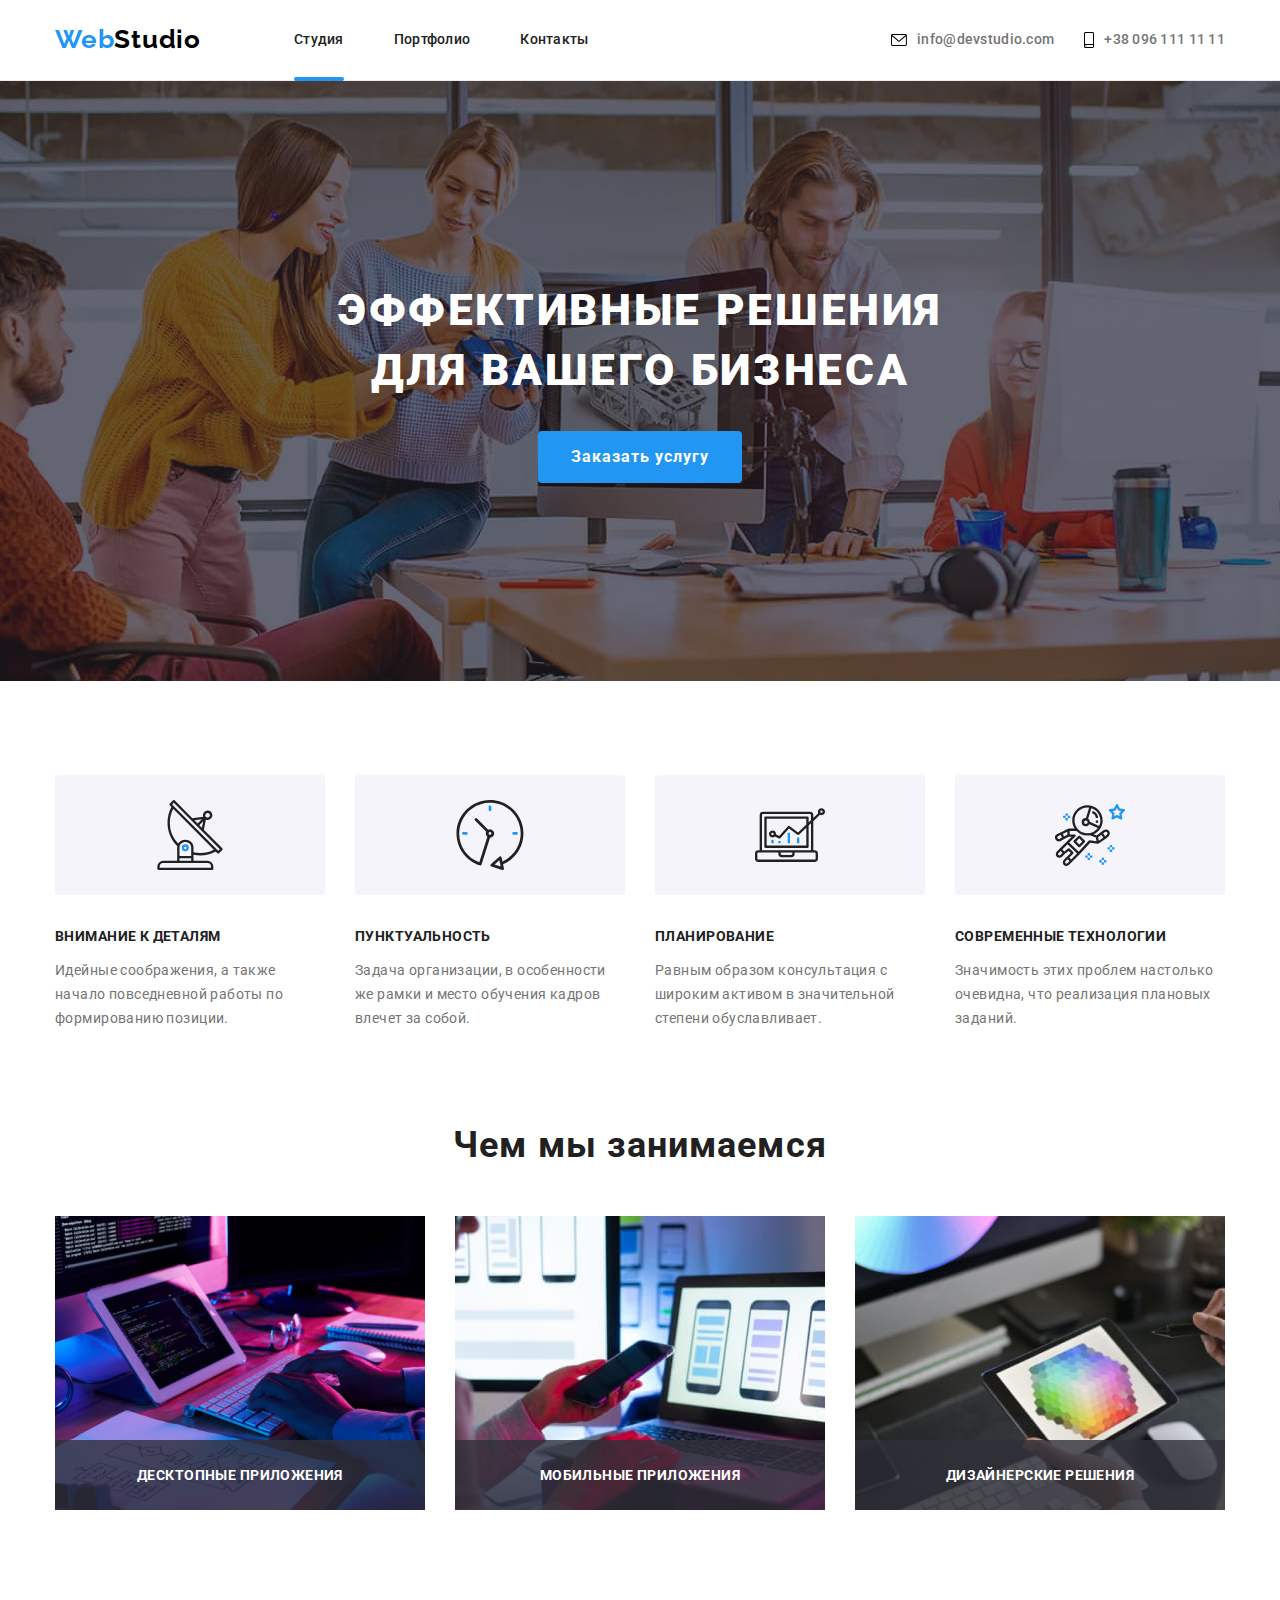
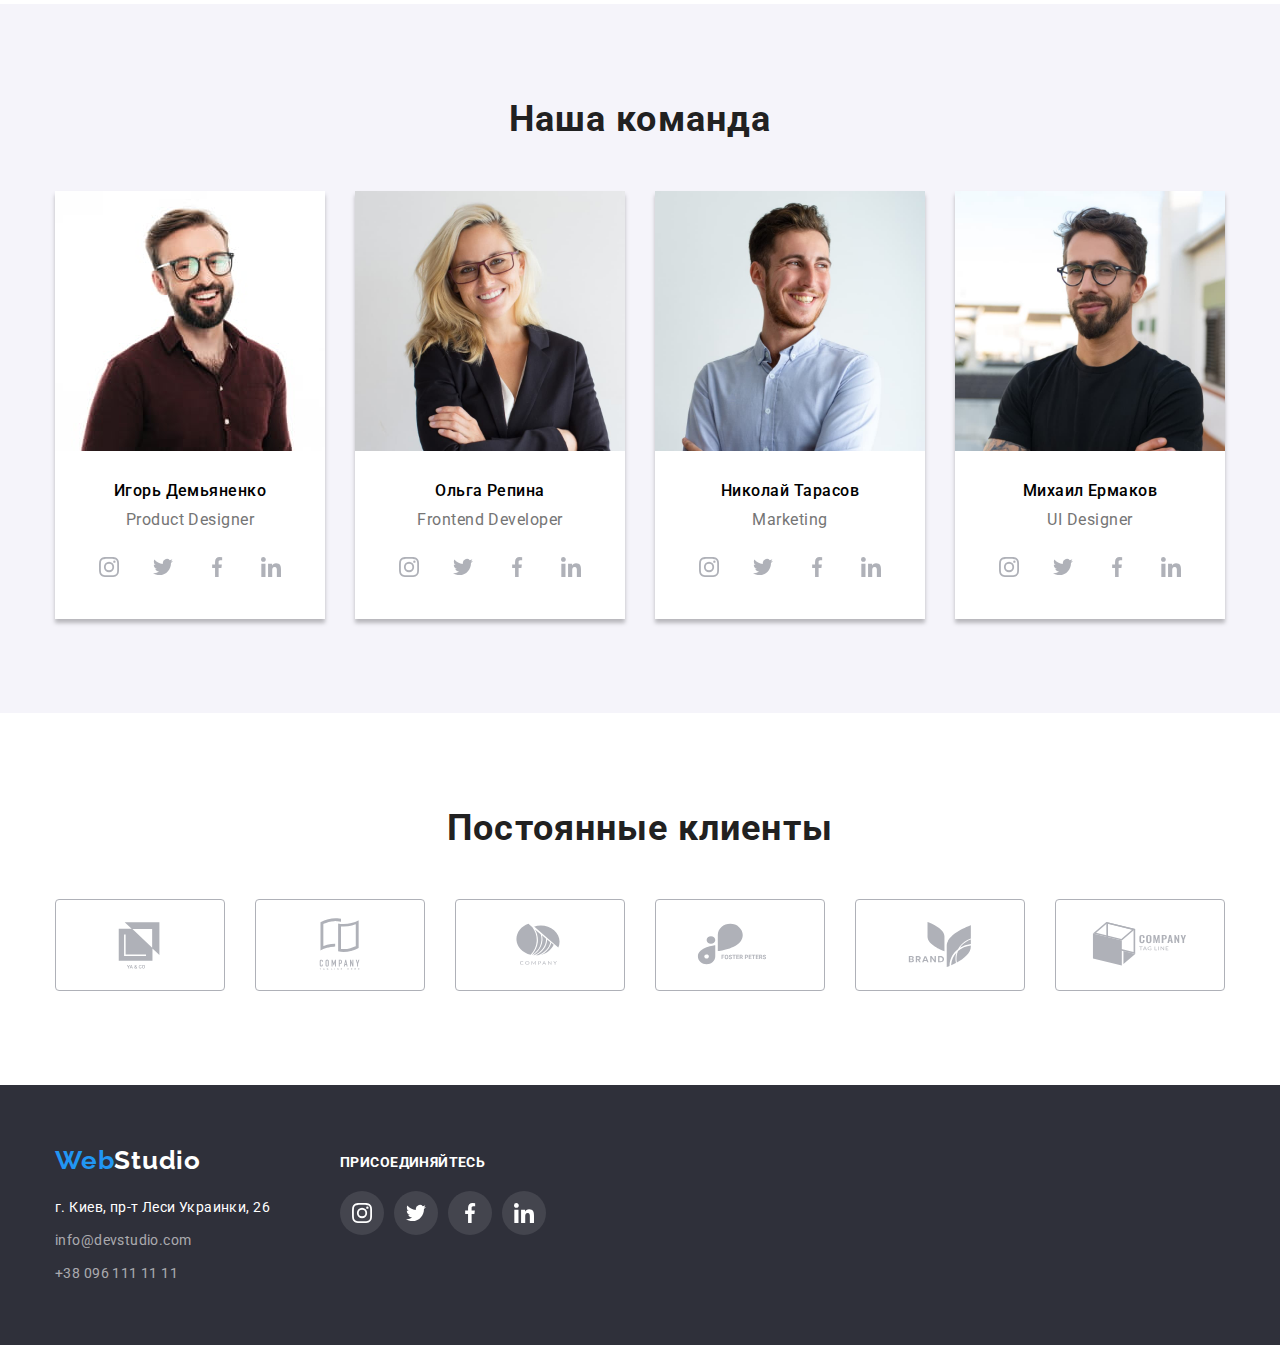
<file: index.html>
<!DOCTYPE html>
<html lang="ru">
  <head>
    <meta charset="UTF-8" />
    <meta http-equiv="X-UA-Compatible" content="IE=edge" />
    <meta name="viewport" content="width=device-width, initial-scale=1.0" />
    <title>Студия</title>
    <link rel="preconnect" href="https://fonts.gstatic.com" />
    <link
      rel="stylesheet"
      href="https://fonts.googleapis.com/css2?family=Raleway:wght@700&family=Roboto:wght@400;500;700;900&display=swap"
    />
    <link
      rel="stylesheet"
      href="https://cdnjs.cloudflare.com/ajax/libs/modern-normalize/1.0.0/modern-normalize.min.css"
    />
    <link rel="stylesheet" href="./css/styles.css" />
  </head>
  <body>
    <!-- Шапка сайта -->
    <header class="topline-border">
      <div class="container topline-nav">
        <nav class="site-nav topline-nav">
          <a href="./index.html" class="link logo top-logo"
            >Web<span class="black-part">Studio</span></a
          >
          <ul class="site-nav list">
            <li class="item">
              <a href="./index.html" class="link top-nav pseudo"> Студия </a>
            </li>
            <li class="item">
              <a href="./portfolio.html" class="link top-nav">Портфолио</a>
            </li>
            <li class="item">
              <a href="" class="link top-nav">Контакты</a>
            </li>
          </ul>
        </nav>
        <ul class="list contact">
          <li class="item">
            <a href="mailto:info@devstudio.com" class="link top-nav contacts">
              <svg class="icon-mail">
                <use href="./images/icons.svg#envelope"></use>
              </svg>

              info@devstudio.com</a
            >
          </li>
          <li class="item">
            <a href="tel:+380961111111" class="link top-nav contacts">
              <svg class="icon-phone">
                <use href="./images/icons.svg#smartphone"></use>
              </svg>
              +38 096 111 11 11</a
            >
          </li>
        </ul>
      </div>
    </header>
    <!-- Main контент -->
    <main>
      <!-- Секция Герой  -->
      <section class="hero">
        <div class="hero-content">
          <h1 class="hero-title">Эффективные решения для вашего бизнеса</h1>
          <button type="button" class="hero-button" data-modal-open>
            Заказать услугу
          </button>
        </div>
      </section>
      <!-- Секция Особенности -->
      <section class="section">
        <div class="container">
          <h2 class="title-invisible">Особенности</h2>
          <ul class="list features-list">
            <li class="features-item">
              <div class="features-thumb">
                <svg class="features-icons">
                  <use href="./images/icons.svg#antena"></use>
                </svg>
              </div>
              <h3 class="features-title">Внимание к деталям</h3>
              <p class="features-text">
                Идейные соображения, а также начало повседневной работы по
                формированию позиции.
              </p>
            </li>
            <li class="features-item">
              <div class="features-thumb">
                <svg class="features-icons">
                  <use href="./images/icons.svg#clock"></use>
                </svg>
              </div>
              <h3 class="features-title">Пунктуальность</h3>
              <p class="features-text">
                Задача организации, в особенности же рамки и место обучения
                кадров влечет за собой.
              </p>
            </li>
            <li class="features-item">
              <div class="features-thumb">
                <svg class="features-icons">
                  <use href="./images/icons.svg#diagram"></use>
                </svg>
              </div>
              <h3 class="features-title">Планирование</h3>
              <p class="features-text">
                Равным образом консультация с широким активом в значительной
                степени обуславливает.
              </p>
            </li>
            <li class="features-item">
              <div class="features-thumb">
                <svg class="features-icons">
                  <use href="./images/icons.svg#astronaut"></use>
                </svg>
              </div>
              <h3 class="features-title">Современные технологии</h3>
              <p class="features-text">
                Значимость этих проблем настолько очевидна, что реализация
                плановых заданий.
              </p>
            </li>
          </ul>
        </div>
      </section>
      <!-- Секция Чем мы занимаемся -->
      <section class="section work">
        <div class="container">
          <h2 class="work-title">Чем мы занимаемся</h2>
          <ul class="list work-list">
            <li class="work-item">
              <div class="work-overlay">
                <p class="work-overlay-text">десктопные приложения</p>
                <a href="/">
                  <img
                    src="./images/pc.jpg"
                    class="work-image"
                    width="370"
                    alt="десктопные приложения"
                  />
                </a>
              </div>
            </li>
            <li class="work-item">
              <div class="work-overlay">
                <p class="work-overlay-text">мобильные приложения</p>
                <a href="/">
                  <img
                    src="./images/laptop.jpg"
                    class="work-image"
                    width="370"
                    alt="мобильные приложения"
                  />
                </a>
              </div>
            </li>
            <li class="work-item">
              <div class="work-overlay">
                <p class="work-overlay-text">дизайнерские решения</p>
                <a href="/">
                  <img
                    src="./images/tablet.jpg"
                    class="work-image"
                    width="370"
                    alt="Работа на Планшете"
                  />
                </a>
              </div>
            </li>
          </ul>
        </div>
      </section>
      <!-- Секция Наша команда -->
      <section class="section team">
        <div class="container">
          <h2 class="team-title">Наша команда</h2>
          <ul class="list team-list">
            <li class="team-item">
              <img
                class="team-photo"
                src="./images/igor.jpg"
                width="270"
                alt="Игорь Демьяненко"
              />
              <div class="team-description">
                <h3 class="team-name">Игорь Демьяненко</h3>
                <p class="team-position">Product Designer</p>
                <div class="social">
                  <ul class="list socialnet-list">
                    <li class="social-item">
                      <a href="" class="icon-social">
                        <svg class="icon-insta">
                          <use href="./images/icons.svg#instagram"></use>
                        </svg>
                      </a>
                    </li>
                    <li class="social-item">
                      <a href="" class="icon-social">
                        <svg class="icon-twitt">
                          <use href="./images/icons.svg#twitter"></use>
                        </svg>
                      </a>
                    </li>
                    <li class="social-item">
                      <a href="" class="icon-social">
                        <svg class="icon-fb">
                          <use href="./images/icons.svg#facebook"></use>
                        </svg>
                      </a>
                    </li>
                    <li class="social-item">
                      <a href="" class="icon-social">
                        <svg class="icon-ln">
                          <use href="./images/icons.svg#linkedin"></use>
                        </svg>
                      </a>
                    </li>
                  </ul>
                </div>
              </div>
            </li>
            <li class="team-item">
              <img
                class="team-photo"
                src="./images/olga.jpg"
                width="270"
                alt="Ольга Репина"
              />
              <div class="team-description">
                <h3 class="team-name">Ольга Репина</h3>
                <p class="team-position">Frontend Developer</p>
                <div class="social">
                  <ul class="list socialnet-list">
                    <li class="social-item">
                      <a href="" class="icon-social">
                        <svg class="icon-insta">
                          <use href="./images/icons.svg#instagram"></use>
                        </svg>
                      </a>
                    </li>
                    <li class="social-item">
                      <a href="" class="icon-social">
                        <svg class="icon-twitt">
                          <use href="./images/icons.svg#twitter"></use>
                        </svg>
                      </a>
                    </li>
                    <li class="social-item">
                      <a href="" class="icon-social">
                        <svg class="icon-fb">
                          <use href="./images/icons.svg#facebook"></use>
                        </svg>
                      </a>
                    </li>
                    <li class="social-item">
                      <a href="" class="icon-social">
                        <svg class="icon-ln">
                          <use href="./images/icons.svg#linkedin"></use>
                        </svg>
                      </a>
                    </li>
                  </ul>
                </div>
              </div>
            </li>
            <li class="team-item">
              <img
                class="team-photo"
                src="./images/nike.jpg"
                width="270"
                alt="Николай Тарасов"
              />
              <div class="team-description">
                <h3 class="team-name">Николай Тарасов</h3>
                <p class="team-position">Marketing</p>
                <div class="social">
                  <ul class="list socialnet-list">
                    <li class="social-item">
                      <a href="" class="icon-social">
                        <svg class="icon-insta">
                          <use href="./images/icons.svg#instagram"></use>
                        </svg>
                      </a>
                    </li>
                    <li class="social-item">
                      <a href="" class="icon-social">
                        <svg class="icon-twitt">
                          <use href="./images/icons.svg#twitter"></use>
                        </svg>
                      </a>
                    </li>
                    <li class="social-item">
                      <a href="" class="icon-social">
                        <svg class="icon-fb">
                          <use href="./images/icons.svg#facebook"></use>
                        </svg>
                      </a>
                    </li>
                    <li class="social-item">
                      <a href="" class="icon-social">
                        <svg class="icon-ln">
                          <use href="./images/icons.svg#linkedin"></use>
                        </svg>
                      </a>
                    </li>
                  </ul>
                </div>
              </div>
            </li>
            <li class="team-item">
              <img
                class="team-photo"
                src="./images/mike.jpg"
                width="270"
                alt="Михаил Ермаков"
              />
              <div class="team-description">
                <h3 class="team-name">Михаил Ермаков</h3>
                <p class="team-position">UI Designer</p>

                <div class="social">
                  <ul class="list socialnet-list">
                    <li class="social-item">
                      <a href="" class="icon-social">
                        <svg class="icon-insta">
                          <use href="./images/icons.svg#instagram"></use>
                        </svg>
                      </a>
                    </li>
                    <li class="social-item">
                      <a href="" class="icon-social">
                        <svg class="icon-twitt">
                          <use href="./images/icons.svg#twitter"></use>
                        </svg>
                      </a>
                    </li>
                    <li class="social-item">
                      <a href="" class="icon-social">
                        <svg class="icon-fb">
                          <use href="./images/icons.svg#facebook"></use>
                        </svg>
                      </a>
                    </li>
                    <li class="social-item">
                      <a href="" class="icon-social">
                        <svg class="icon-ln">
                          <use href="./images/icons.svg#linkedin"></use>
                        </svg>
                      </a>
                    </li>
                  </ul>
                </div>
              </div>
            </li>
          </ul>
        </div>
      </section>
      <!-- Секция клиенты -->
      <section class="section">
        <div class="container">
          <h2 class="clients-title">Постоянные клиенты</h2>
          <div class="clients">
            <ul class="list clients-list">
              <li class="clients-item">
                <a href="" class="clients-thumb">
                  <svg class="clients-logo">
                    <use href="./images/icons.svg#ya-go"></use>
                  </svg>
                </a>
              </li>
              <li class="clients-item">
                <a href="" class="clients-thumb">
                  <svg class="clients-logo">
                    <use href="./images/icons.svg#company"></use>
                  </svg>
                </a>
              </li>
              <li class="clients-item">
                <a href="" class="clients-thumb">
                  <svg class="clients-logo">
                    <use href="./images/icons.svg#company-elipse"></use>
                  </svg>
                </a>
              </li>
              <li class="clients-item">
                <a href="" class="clients-thumb">
                  <svg class="clients-logo">
                    <use href="./images/icons.svg#foster-peters"></use>
                  </svg>
                </a>
              </li>
              <li class="clients-item">
                <a href="" class="clients-thumb">
                  <svg class="clients-logo">
                    <use href="./images/icons.svg#brand"></use>
                  </svg>
                </a>
              </li>
              <li class="clients-item">
                <a href="" class="clients-thumb">
                  <svg class="clients-logo">
                    <use href="./images/icons.svg#company-cube"></use>
                  </svg>
                </a>
              </li>
            </ul>
          </div>
        </div>
      </section>
    </main>
    <!-- Футер сайта -->
    <footer class="footer">
      <div class="container footer-content">
        <div class="footer-adress-blok">
          <div class="footer-logo">
            <a href="./index.html" class="link logo"
              >Web<span class="white-part">Studio</span></a
            >
          </div>
          <address class="footer-adress">
            <div>г. Киев, пр-т Леси Украинки, 26</div>
            <div class="footer-mail">
              <a href="mailto:info@devstudio.com" class="link footer-link"
                >info@devstudio.com</a
              >
            </div>
            <a href="tel:+380961111111" class="link footer-link"
              >+38 096 111 11 11</a
            >
          </address>
        </div>
        <div>
          <p class="footer-title-join">присоединяйтесь</p>
          <div class="footer-social">
            <ul class="list footer-socialnet-list">
              <div>
                <ul class="list socialnet-list">
                  <li class="footer-social-item">
                    <a href="" class="footer-icon-social">
                      <svg class="icon-insta">
                        <use href="./images/icons.svg#instagram"></use>
                      </svg>
                    </a>
                  </li>
                  <li class="footer-social-item">
                    <a href="" class="footer-icon-social">
                      <svg class="icon-twitt">
                        <use href="./images/icons.svg#twitter"></use>
                      </svg>
                    </a>
                  </li>
                  <li class="footer-social-item">
                    <a href="" class="footer-icon-social">
                      <svg class="icon-fb">
                        <use href="./images/icons.svg#facebook"></use>
                      </svg>
                    </a>
                  </li>
                  <li class="footer-social-item">
                    <a href="" class="footer-icon-social">
                      <svg class="icon-ln">
                        <use href="./images/icons.svg#linkedin"></use>
                      </svg>
                    </a>
                  </li>
                </ul>
              </div>
            </ul>
          </div>
        </div>
      </div>
    </footer>
    <!-- Модальное окно-->
    <div class="backdrop is-hidden" data-modal>
      <div class="modal">
        <div class="modal-content">
          <!-- Я не Джин! 
               Cпец символ гораздо легче чем векторная иконка! 
               В ДЗ № 5 нет требования применять исключительно inline svg -->
          <button type="button" class="modal-icon-close" data-modal-close>
            &times;
          </button>
        </div>
      </div>
    </div>

    <script src="./js/modal.js"></script>
  </body>
</html>
</file>
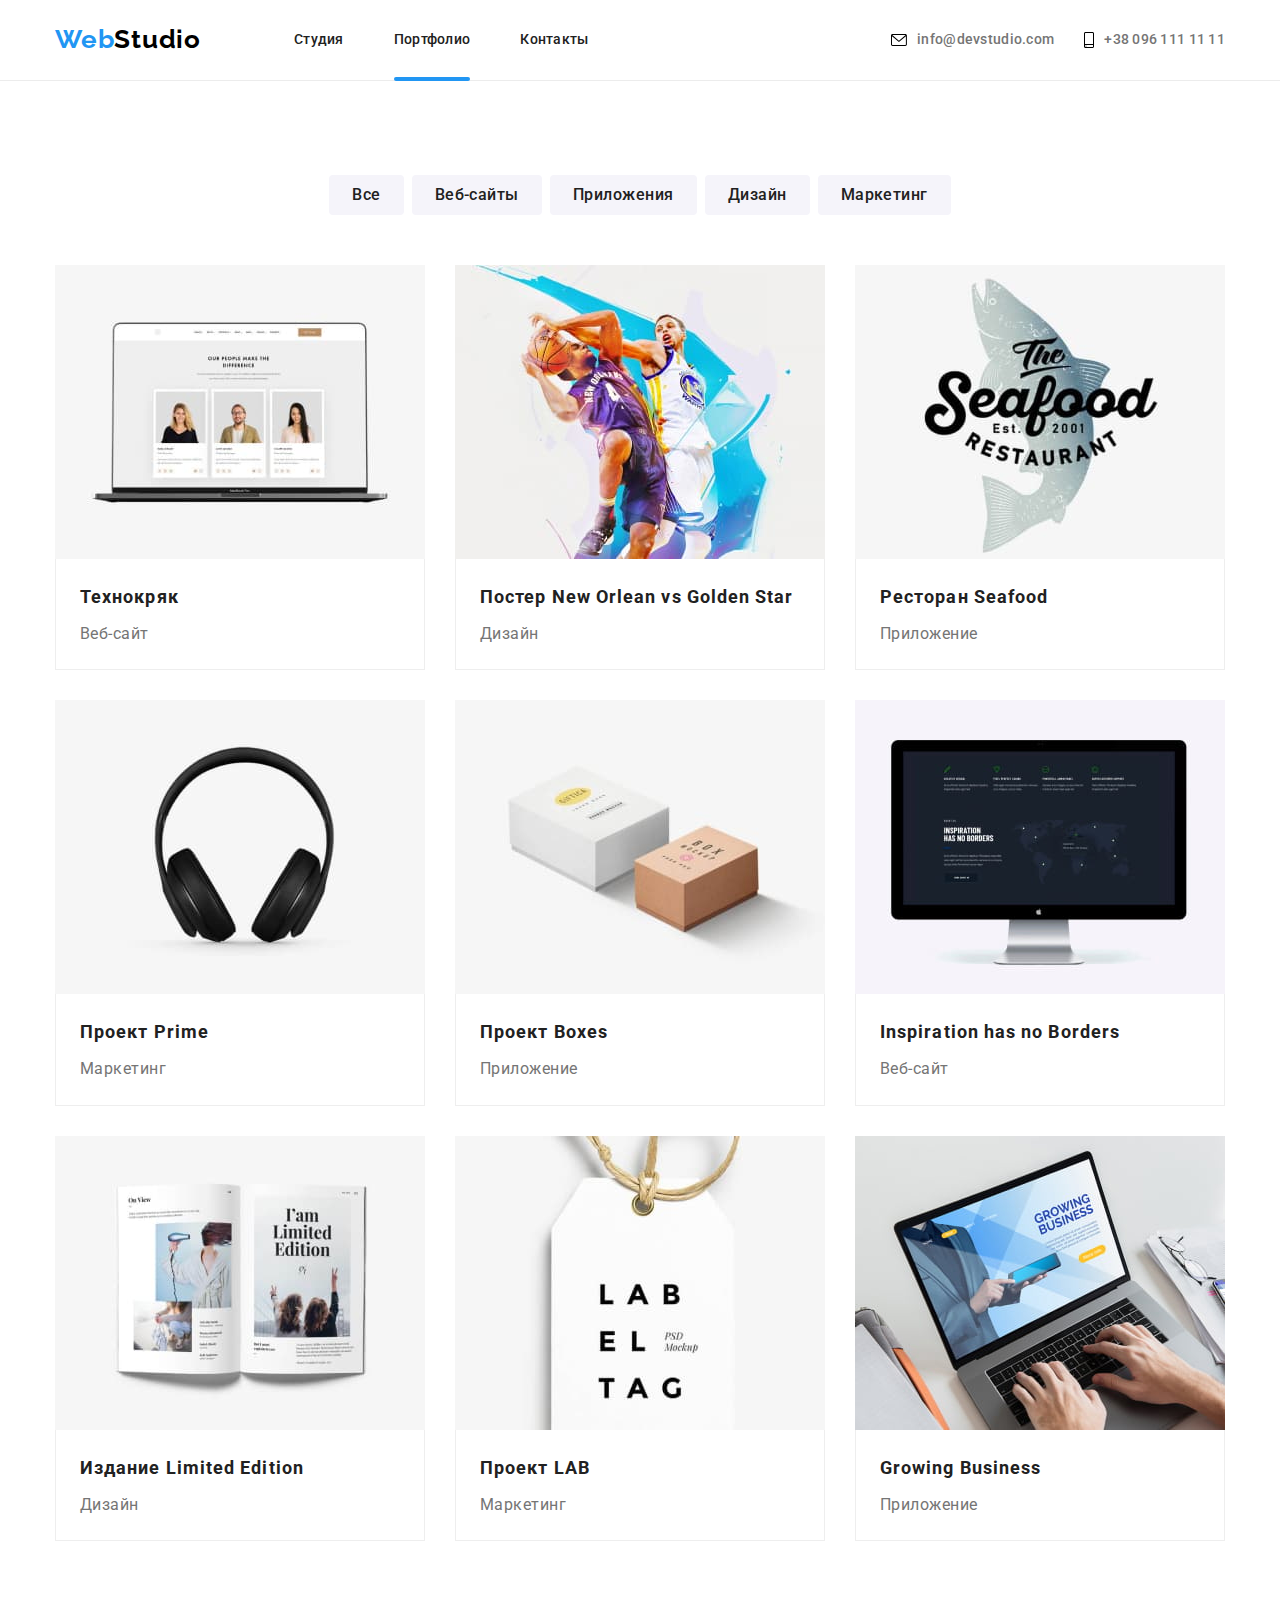
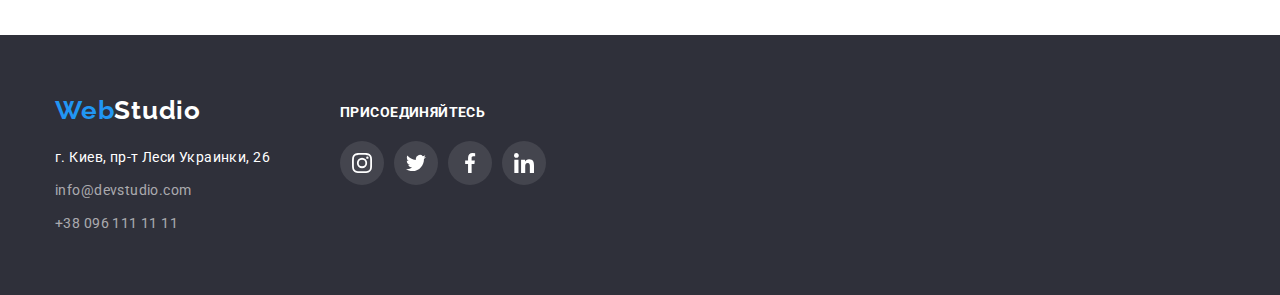
<file: portfolio.html>
<!DOCTYPE html>
<html lang="ru">
  <head>
    <meta charset="UTF-8" />
    <meta http-equiv="X-UA-Compatible" content="IE=edge" />
    <meta name="viewport" content="width=device-width, initial-scale=1.0" />
    <title>Порфолио</title>
    <link
      rel="stylesheet"
      href="https://fonts.googleapis.com/css2?family=Raleway:wght@700&family=Roboto:wght@400;500;700;900&display=swap"
    />
    <link
      rel="stylesheet"
      href="https://cdnjs.cloudflare.com/ajax/libs/modern-normalize/1.0.0/modern-normalize.min.css"
    />
    <link rel="stylesheet" href="./css/styles.css" />
  </head>
  <body>
    <!-- Шапка сайта -->
    <header class="topline-border">
      <div class="container topline-nav">
        <nav class="site-nav topline-nav">
          <a href="./index.html" class="link logo top-logo"
            >Web<span class="black-part">Studio</span></a
          >
          <ul class="site-nav list">
            <li class="item">
              <a href="./index.html" class="link top-nav">Студия</a>
            </li>
            <li class="item">
              <a href="./portfolio.html" class="link top-nav pseudo">Портфолио</a>
            </li>
            <li class="item">
              <a href="" class="link top-nav">Контакты</a>
            </li>
          </ul>
        </nav>
        <ul class="list contact">
          <li class="item">
            <a href="mailto:info@devstudio.com" class="link top-nav contacts">
              <svg class="icon-mail">
                <use href="./images/icons.svg#envelope"></use>
              </svg>

              info@devstudio.com</a
            >
          </li>
          <li class="item">
            <a href="tel:+380961111111" class="link top-nav contacts">
              <svg class="icon-phone">
                <use href="./images/icons.svg#smartphone"></use>
              </svg>
              +38 096 111 11 11</a
            >
          </li>
        </ul>
      </div>
    </header>
    <!-- Main контент -->
    <main>
      <!-- Секция портфолио -->
      <section class="section">
        <div class="container">
          <div class="portfolio-filter">
            <h1 class="title-invisible">Портфолио</h1>
            <ul class="list button-list">
              <li class="button-item">
                <button type="button" class="portfolio-button">Все</button>
              </li>
              <li class="button-item">
                <button type="button" class="portfolio-button">
                  Веб-сайты
                </button>
              </li>
              <li class="button-item">
                <button type="button" class="portfolio-button">
                  Приложения
                </button>
              </li>
              <li class="button-item">
                <button type="button" class="portfolio-button">Дизайн</button>
              </li>
              <li class="button-item">
                <button type="button" class="portfolio-button">
                  Маркетинг
                </button>
              </li>
            </ul>
          </div>
          <div class="portfolio-galery">
            <ul class="list portfolio-list">
              <li class="portfolio-item">
                  <div class="portfolio-overlay">
                <a href="" class="porfolio-link">
                  <img
                    src="./images/technocrack.jpg"
                    class="portfolio-thumb"
                    alt="Технокряк"
                  />
                  <div class="overlay-text-thumb">
                      <p class="portfolio-overlay-text">Технокряк это современная площадка распространения коронавируса. Компании используют эту платформу для цифрового шпионажа и атак на защищённые сервера конкурентов.</p>
                    </div>
                    </div>
                  <div class="card-border">
                    <h2 class="portfolio-title">Технокряк</h2>
                    <p class="portfolio-discription">Веб-сайт</p>
                  </div>
                </a>
              </li>
              <li class="portfolio-item">
                 <div class="portfolio-overlay">
                <a href="" class="porfolio-link">
                  <img
                    src="./images/neworlean.jpg"
                    class="portfolio-thumb"
                    alt="Постер New Orlean vs Golden Star"
                  />
                   <div class="overlay-text-thumb">
                      <p class="portfolio-overlay-text">Технокряк это современная площадка распространения коронавируса. Компании используют эту платформу для цифрового шпионажа и атак на защищённые сервера конкурентов.</p>
                    </div>
                    </div>
                  <div class="card-border">
                    <h2 class="portfolio-title">
                      Постер New Orlean vs Golden Star
                    </h2>
                    <p class="portfolio-discription">Дизайн</p>
                  </div>
                </a>
                
              </li>
              <li class="portfolio-item">
                <div class="portfolio-overlay">
                  <a href="" class="porfolio-link">
                    <img
                      src="./images/seafood.jpg"
                      class="portfolio-thumb"
                      alt="Ресторан Seafood"
                    />
                    <div class="overlay-text-thumb">
                      <p class="portfolio-overlay-text">Технокряк это современная площадка распространения коронавируса. Компании используют эту платформу для цифрового шпионажа и атак на защищённые сервера конкурентов.</p>
                    </div>
                    </div>
                    <div class="card-border">
                      <h2 class="portfolio-title">Ресторан Seafood</h2>
                      <p class="portfolio-discription">Приложение</p>
                    </div>
                  </a>
                </li>
              <li class="portfolio-item">
                 <div class="portfolio-overlay">
                <a href="" class="porfolio-link">
                  <img
                    src="./images/prime.jpg"
                    class="portfolio-thumb"
                    alt="Проект Prime"
                  />
                  <div class="overlay-text-thumb">
                      <p class="portfolio-overlay-text">Технокряк это современная площадка распространения коронавируса. Компании используют эту платформу для цифрового шпионажа и атак на защищённые сервера конкурентов.</p>
                    </div>
                    </div>
                  <div class="card-border">
                    <h2 class="portfolio-title">Проект Prime</h2>
                    <p class="portfolio-discription">Маркетинг</p>
                  </div>
                </a>
              </li>
              <li class="portfolio-item">
                 <div class="portfolio-overlay">
                <a href="" class="porfolio-link">
                  <img
                    src="./images/boxes.jpg"
                    class="portfolio-thumb"
                    alt="Проект Boxes"
                  />
                  <div class="overlay-text-thumb">
                      <p class="portfolio-overlay-text">Технокряк это современная площадка распространения коронавируса. Компании используют эту платформу для цифрового шпионажа и атак на защищённые сервера конкурентов.</p>
                    </div>
                    </div>
                  <div class="card-border">
                    <h2 class="portfolio-title">Проект Boxes</h2>
                    <p class="portfolio-discription">Приложение</p>
                  </div>
                </a>
              </li>
              <li class="portfolio-item">
                <div class="portfolio-overlay">
                <a href="" class="porfolio-link">
                  <img
                    src="./images/inspiration.jpg"
                    class="portfolio-thumb"
                    alt="Inspiration has no Borders"
                  />
                   <div class="overlay-text-thumb">
                      <p class="portfolio-overlay-text">Технокряк это современная площадка распространения коронавируса. Компании используют эту платформу для цифрового шпионажа и атак на защищённые сервера конкурентов.</p>
                    </div>
                    </div>
                  <div class="card-border">
                    <h2 class="portfolio-title">Inspiration has no Borders</h2>
                    <p class="portfolio-discription">Веб-сайт</p>
                  </div>
                </a>
              </li>
              <li class="portfolio-item">
                <div class="portfolio-overlay">
                <a href="" class="porfolio-link">
                  <img
                    src="./images/limitededition.jpg"
                    class="portfolio-thumb"
                    alt="Издание Limited Edition"
                  />
                   <div class="overlay-text-thumb">
                      <p class="portfolio-overlay-text">Технокряк это современная площадка распространения коронавируса. Компании используют эту платформу для цифрового шпионажа и атак на защищённые сервера конкурентов.</p>
                    </div>
                    </div>
                  <div class="card-border">
                    <h2 class="portfolio-title">Издание Limited Edition</h2>
                    <p class="portfolio-discription">Дизайн</p>
                  </div>
                </a>
              </li>
              <li class="portfolio-item">
                <div class="portfolio-overlay">
                <a href="" class="porfolio-link">
                  <img
                    src="./images/lab.jpg"
                    class="portfolio-thumb"
                    alt="Проект LAB"
                  />
                   <div class="overlay-text-thumb">
                      <p class="portfolio-overlay-text">Технокряк это современная площадка распространения коронавируса. Компании используют эту платформу для цифрового шпионажа и атак на защищённые сервера конкурентов.</p>
                    </div>
                    </div>
                  <div class="card-border">
                    <h2 class="portfolio-title">Проект LAB</h2>
                    <p class="portfolio-discription">Маркетинг</p>
                  </div>
                </a>
              </li>
              <li class="portfolio-item">
                 <div class="portfolio-overlay">
                <a href="" class="porfolio-link">
                  <img
                    src="./images/growingbusiness.jpg"
                    class="portfolio-thumb"
                    alt="Growing Business"
                  />
                  <div class="overlay-text-thumb">
                      <p class="portfolio-overlay-text">Технокряк это современная площадка распространения коронавируса. Компании используют эту платформу для цифрового шпионажа и атак на защищённые сервера конкурентов.</p>
                    </div>
                    </div>
                  <div class="card-border">
                    <h2 class="portfolio-title">Growing Business</h2>
                    <p class="portfolio-discription">Приложение</p>
                  </div>
                </a>
              </li>
            </ul>
          </div>
        </div>
      </section>
    </main>
    <!-- Футер сайта -->
    <footer class="footer">
      <div class="container footer-content">
        <div class="footer-adress-blok">
          <div class="footer-logo">
            <a href="./index.html" class="link logo"
              >Web<span class="white-part">Studio</span></a
            >
          </div>
          <address class="footer-adress">
            <div>г. Киев, пр-т Леси Украинки, 26</div>
            <div class="footer-mail">
              <a href="mailto:info@devstudio.com" class="link footer-link"
                >info@devstudio.com</a
              >
            </div>
            <a href="tel:+380961111111" class="link footer-link"
              >+38 096 111 11 11</a
            >
          </address>
        </div>
        <div>
          <p class="footer-title-join">присоединяйтесь</p>
          <div class="footer-social">
            <ul class="list footer-socialnet-list">
              <div>
                <ul class="list socialnet-list">
                  <li class="footer-social-item">
                    <a href="" class="footer-icon-social">
                      <svg class="icon-insta">
                        <use href="./images/icons.svg#instagram"></use>
                      </svg>
                    </a>
                  </li>
                  <li class="footer-social-item">
                    <a href="" class="footer-icon-social">
                      <svg class="icon-twitt">
                        <use href="./images/icons.svg#twitter"></use>
                      </svg>
                    </a>
                  </li>
                  <li class="footer-social-item">
                    <a href="" class="footer-icon-social">
                      <svg class="icon-fb">
                        <use href="./images/icons.svg#facebook"></use>
                      </svg>
                    </a>
                  </li>
                  <li class="footer-social-item">
                    <a href="" class="footer-icon-social">
                      <svg class="icon-ln">
                        <use href="./images/icons.svg#linkedin"></use>
                      </svg>
                    </a>
                  </li>
                </ul>
              </div>
            </ul>
          </div>
        </div>
      </div>
    </footer>
  </body>
</html>
</file>
<file: css/styles.css>
/* Палитра основных цветов сайта */
/* Первичный цвет текста #757575 */
/* Вторичный цвет текста #212121 */
/* Акцент текста  #2196F3; */
/* Фон страницы #FFFFFF; */
/* Фон за пределами страницы #e5e5e5; */
/* Вторичный фон секции #F5F4FA; */
/* Фон футера 2F303A */

:root {
  --galery-gap: 30px;
  --primary-text-color: #757575;
  --alt-text-color: #212121;
  --accent-text-color: #2196f3;
  --body-bgc: #ffffff;
  --body-out-bgc: #e5e5e5;
  --alt-section-bgc: #f5f4fa;
  --footer-bgc: #2f303a;
  --transition-duration: 250ms;
}

/* Общие стили */
body {
  font-family: Roboto, Arial, Helvetica, sans-serif;
  background-color: var(--body-bgc);
  color: var(--primary-text-color);
}
.container {
  width: 1200px;
  padding-left: 15px;
  padding-right: 15px;
  margin-left: auto;
  margin-right: auto;
  /* outline: 1px solid red; */
}

.section {
  padding: 94px 0;
  /* outline: 1px solid red; */
}
.link {
  color: var(--alt-text-color);
  text-decoration: none;
}
.logo {
  font-family: Raleway;
  font-style: normal;
  font-weight: bold;
  font-size: 26px;
  line-height: 1.2;
  letter-spacing: 0.03em;
  color: var(--accent-text-color);
}
.top-logo {
  padding: 24px 0 25px;
}
.logo .black-part {
  color: #000000;
}
.logo .white-part {
  color: #ffffff;
}
.list {
  list-style: none;
  padding: 0;
  margin: 0;
}

/* Стили шапки сайта */

.topline-border {
  border-bottom: 1px solid #ececec;
}

.topline-nav {
  display: flex;
  justify-content: flex-start;
  align-items: center;
}

.site-nav .list {
  display: flex;
}
.site-nav.list > .item:not(:last-child) {
  margin-right: 50px;
}
.site-nav.list > .item:first-child {
  margin-left: 93px;
}

.link.top-nav {
  position: relative;
  padding-top: 32px;
  padding-bottom: 32px;
  font-weight: 500;
  font-size: 14px;
  line-height: 1.14;
  letter-spacing: 0.02em;
}

.pseudo::after {
  position: absolute;
  display: block;
  content: '';
  width: 100%;
  height: 4px;
  border-radius: 2px;
  background: var(--accent-text-color);
  bottom: -1px;
}

.contact {
  display: flex;
}
.list.contact {
  margin-left: auto;
  align-items: center;
}

.list.contact .item + .item {
  margin-left: 30px;
}

.contacts {
  display: flex;
  align-items: center;
  color: var(--primary-text-color);
  transition-property: color, fill;
  transition-duration: var(--transition-duration);
  transition-timing-function: cubic-bezier(0.4, 0, 0.2, 1);
}

.site-nav .link {
  transition-property: color;
  transition-duration: var(--transition-duration);
  transition-timing-function: cubic-bezier(0.4, 0, 0.2, 1);
}

.site-nav .link:hover,
.site-nav .link:focus {
  color: var(--accent-text-color);
}
.contacts:hover,
.contacts:focus {
  color: var(--accent-text-color);
  fill: var(--accent-text-color);
}

.item {
  display: flex;
}

.icon-mail {
  display: inline-flex;
  align-items: center;
  width: 16px;
  height: 12px;
  margin-right: 10px;
}

.icon-phone {
  display: inline-flex;
  align-items: center;
  width: 10px;
  height: 16px;
  margin-right: 10px;
}
/* Стили секции герой */

.hero {
  max-width: 1600px;
  height: 600px;
  margin: auto;
  background-image: linear-gradient(
      rgba(47, 48, 58, 0.4),
      rgba(47, 48, 58, 0.4)
    ),
    url('../images/bghero.jpg');
  background-repeat: no-repeat;
  background-position: center;
  background-size: cover;
  background-color: var(--footer-bgc);
}
.hero-content {
  width: 696px;
  margin: 0 auto;
  padding: 200px 0;
  text-align: center;
}
.hero-title {
  padding: 0;
  margin: 0 0 30px 0;
  text-transform: uppercase;
  font-size: 44px;
  font-weight: 900;
  line-height: 1.36;
  letter-spacing: 0.06em;
  color: #ffffff;
}
.hero-button {
  display: inline-block;
  min-width: 200px;
  padding: 10px 32px;
  border-radius: 4px;
  border: 1px solid transparent;
  background-color: var(--accent-text-color);
  font-family: Roboto;
  font-size: 16px;
  font-weight: 700;
  line-height: 1.88;
  letter-spacing: 0.06em;
  text-align: center;
  color: #ffffff;
  cursor: pointer;
}
.hero-button:focus,
.hero-button:hover {
  /* background-color: #ffffff; */
  /* color: var(--accent-text-color); */
}

/* Стили секции features */

.title-invisible {
  display: none;
}

.features-list {
  display: flex;
  flex-wrap: wrap;
  margin-left: calc(-1 * var(--galery-gap));
  margin-top: calc(-1 * var(--galery-gap));
}
.features-item {
  flex-basis: calc(100% / 4 - var(--galery-gap));
  margin-left: var(--galery-gap);
  margin-top: var(--galery-gap);
}

.features-thumb {
  display: flex;
  width: 270px;
  height: 120px;
  justify-content: center;
  align-items: center;
  /* padding: 25px 100px; */
  border-radius: 4px;
  background-color: var(--alt-section-bgc);
}
.features-icons {
  width: 70px;
  height: 70px;
}

.features-title {
  padding: 0;
  margin: 30px 0 10px 0;
  text-transform: uppercase;
  font-size: 14px;
  line-height: 1.7;
  letter-spacing: 0.03em;
  text-align: left;
  color: var(--alt-text-color);
}
.features-text {
  padding: 0;
  margin: 0;
  font-size: 14px;
  line-height: 1.7;
  letter-spacing: 0.03em;
  text-align: left;
}
/* Стили секции work */
.work {
  text-align: center;
  padding-top: 0px;
}

.work-list {
  display: flex;
  flex-wrap: wrap;
  margin-left: calc(-1 * var(--galery-gap));
  margin-top: calc(-1 * var(--galery-gap));
}
.work-item {
  flex-basis: calc(100% / 3 - var(--galery-gap));
  margin-left: var(--galery-gap);
  margin-top: var(--galery-gap);
}

.work-overlay {
  position: relative;
}

.work-overlay::before {
  content: '';
  position: absolute;
  width: 100%;
  height: 70px;
  bottom: 0;
  left: 0;
  background-color: rgba(47, 48, 58, 0.8);
  opacity: 1;
  pointer-events: none;
}

.work-image {
  display: block;
  max-width: 100%;
}
.work-title {
  margin: 0 0 50px 0;
  font-size: 36px;
  font-weight: 700;
  line-height: 1.17;
  letter-spacing: 0.03em;
  text-align: center;
  color: var(--alt-text-color);
}
.work-overlay-text {
  width: 100%;
  position: absolute;
  bottom: 0;
  left: 50%;
  transform: translate(-50%, 0);
  text-transform: uppercase;
  margin: 0;
  padding: 27px 0;
  font-weight: 700;
  font-size: 14px;
  line-height: 1.17;
  letter-spacing: 0.03em;
  color: #ffffff;
}
/* Стили секции team */
.team {
  background: var(--alt-section-bgc);
  text-align: center;
}

.team-list {
  display: flex;
  flex-wrap: wrap;
  margin-left: calc(-1 * var(--galery-gap));
  margin-top: calc(-1 * var(--galery-gap));
}
.team-item {
  flex-basis: calc(100% / 4 - var(--galery-gap));
  margin-left: var(--galery-gap);
  margin-top: var(--galery-gap);
  background-color: #ffffff;
  box-shadow: 0px 4px 4px rgba(0, 0, 0, 0.25);
}

.team-photo {
  display: block;
  margin: 0;
  max-width: 100%;
}
.team-description {
  padding: 30px 0;
}
.team-title {
  padding: 0;
  margin: 0 0 50px 0;
  font-size: 36px;
  font-weight: 700;
  line-height: 1.17;
  letter-spacing: 0.03em;
  text-align: center;
  color: var(--alt-text-color);
}
.team-name {
  padding: 0;
  margin: 0 0 10px 0;
  font-size: 16px;
  font-weight: 500;
  line-height: 1.19;
  letter-spacing: 0.03em;
  /* text-align: center; */
  color: #000000;
}
.team-position {
  margin: 0 0 16px 0;
  line-height: 1.19;
  letter-spacing: 0.03em;
}
.social {
  padding: 0 10px;
}

.socialnet-list {
  display: flex;
  justify-content: center;
}
.social-item {
  height: 44px;
  width: 44px;
  margin-right: 0px;
}
.social-item:not(:last-child) {
  margin-right: 10px;
}

.icon-insta,
.icon-twitt,
.icon-fb,
.icon-ln {
  width: 20px;
  height: 20px;
}

.icon-social,
.footer-icon-social {
  width: 44px;
  height: 44px;
  margin: auto;
  border-radius: 50%;
  border: none;
  fill: #afb1b8;
  display: flex;
  justify-content: center;
  align-items: center;
  transition-property: fill, background-color;
  transition-duration: var(--transition-duration);
  transition-timing-function: cubic-bezier(0.4, 0, 0.2, 1);
}

.icon-social:hover,
.icon-social:focus {
  fill: #ffffff;
  border-radius: 50%;
  background-color: var(--accent-text-color);
}

/* Стили секции клиенты */

.clients-list {
  display: flex;
  justify-content: center;
}

.clients-item:not(:last-child) {
  margin-right: 30px;
}

.clients-title {
  padding: 0;
  margin: 0 0 50px 0;
  font-size: 36px;
  font-weight: 700;
  line-height: 1.17;
  letter-spacing: 0.03em;
  text-align: center;
  color: var(--alt-text-color);
}
.clients-thumb {
  display: flex;
  justify-content: center;
  align-items: center;
  min-width: 170px;
  height: 92px;
  border-radius: 4px;
  border: 1px solid #afb1b8;
  color: #afb1b8;
  transition-property: color, border-color;
  transition-duration: var(--transition-duration);
  transition-timing-function: cubic-bezier(0.4, 0, 0.2, 1);
}

.clients-thumb:hover,
.clients-thumb:focus {
  border-color: var(--accent-text-color);
  color: var(--accent-text-color);
}

.clients-logo {
  fill: currentColor;
  width: 106px;
  height: 60px;
}

/* Стили секции footer*/
.footer {
  padding: 60px 0;
  background-color: var(--footer-bgc);
}

.footer-logo {
  margin-bottom: 20px;
}

.footer-adress {
  padding: 0px;
  font-style: normal;
  font-size: 14px;
  line-height: 1.7;
  letter-spacing: 0.03em;
  color: #ffffff;
}
.footer-link {
  display: block;
  color: rgba(255, 255, 255, 0.6);
  transition-property: color;
  transition-duration: var(--transition-duration);
  transition-timing-function: cubic-bezier(0.4, 0, 0.2, 1);
}
.footer-mail {
  padding: 9px 0;
}
.footer-link:focus,
.footer-link:hover {
  color: var(--accent-text-color);
}

.footer-content {
  display: flex;
}

.footer-adress-blok {
  margin-right: 70px;
}

.footer-title-join {
  margin: 0 0 20px 0;
  padding-top: 10px;
  text-transform: uppercase;
  font-size: 14px;
  font-weight: 700;
  line-height: 1.14;
  letter-spacing: 0.03em;
  text-align: left;
  color: #ffffff;
}

.footer-social {
  padding: 0;
}

.footer-socialnet-list {
  display: flex;
  justify-content: center;
}
.footer-social-item {
  height: 44px;
  width: 44px;
  margin-right: 0px;
  background-position: center;
  background-repeat: no-repeat;
  background-color: rgba(255, 255, 255, 0.1);
  border-radius: 50%;
}
.footer-social-item:not(:last-child) {
  margin-right: 10px;
}
.footer-icon-social {
  fill: white;
}

.footer-icon-social:hover,
.footer-icon-social:focus {
  background-color: var(--accent-text-color);
  border-radius: 50%;
}

/* Классы модального окна */
.backdrop {
  position: fixed;
  top: 0;
  left: 0;
  width: 100%;
  height: 100%;
  background-color: rgba(0, 0, 0, 0.7);
  /* transition: var(--transition-duration) opacity cubic-bezier(0.4, 0, 0.2, 1); */
}
.is-hidden {
  opacity: 0;
  pointer-events: none;
}
.modal {
  position: absolute;
  width: 528px;
  height: 581px;
  top: 50%;
  left: 50%;
  transform: translate(-50%, -50%) scale(1);
  background-color: #fff;
  padding: 8px;

  transition: transform var(--transition-duration) cubic-bezier(0.4, 0, 0.2, 1);
}

.backdrop.is-hidden .modal {
  transform: translate(-50%, -50%) scale(1.5);
}

.modal-icon-close {
  display: flex;
  align-items: center;
  justify-content: center;
  width: 30px;
  height: 30px;

  margin: 0;
  padding: 0;
  background-color: #fff;
  color: #000000;
  font-size: 26px;
  border-style: solid;
  border-width: 1px;
  border-radius: 50%;
  border-color: rgba(0, 0, 0, 0.1);
}

.modal-content {
  display: flex;
  flex-direction: row-reverse;
  margin: 0;
}
/* Классы страницы портфолио */

.portfolio-filter {
  text-align: center;
  padding: 0 0 0 0;
  margin: 0px 0 50px 0;
}
.button-list {
  display: flex;
  justify-content: center;
}
.button-item {
  margin-right: 8px;
}
.button-item:last-child {
  margin-right: 0;
}
.button-item:hover,
.button-item:focus {
  box-shadow: 0px 4px 4px rgba(0, 0, 0, 0.25);
}

.portfolio-list {
  display: flex;
  flex-wrap: wrap;
  margin-left: calc(-1 * var(--galery-gap));
  margin-top: calc(-1 * var(--galery-gap));
}
.portfolio-item {
  flex-basis: calc(100% / 3 - var(--galery-gap));
  margin-left: var(--galery-gap);
  margin-top: var(--galery-gap);
  transition-property: box-shadow;
  transition-duration: var(--transition-duration);
  transition-timing-function: cubic-bezier(0.4, 0, 0.2, 1);
  /* width: calc ((100%-60px)/3); 
  margin-right: 30px;
  margin-bottom: 30px; */
}
/* .portfolio-item:nth-child(3n) {
  margin-right: 0;
}
.portfolio-item:nth-last-child(-n + 3) {
  margin-bottom: 0;
} */

.portfolio-item:hover,
.portfolio-item:focus {
  box-shadow: 0px 4px 4px rgba(0, 0, 0, 0.25);
}

.portfolio-overlay {
  position: relative;
  overflow: hidden;
}

.portfolio-overlay::before {
  display: block;
  content: '';
  position: absolute;
  width: 100%;
  height: 100%;
  top: 100%;
  left: 0;
  background-color: rgba(33, 150, 243, 0.9);
  pointer-events: none;
}

.portfolio-item:hover .portfolio-overlay::before {
  transform: translateY(-100%);
  transition: transform var(--transition-duration) cubic-bezier(0.4, 0, 0.2, 1)
    0s;
}

.portfolio-item:hover .overlay-text-thumb {
  transform: translateY(-100%);
  transition: transform var(--transition-duration) cubic-bezier(0.4, 0, 0.2, 1)
    0s;
}

.overlay-text-thumb {
  display: flex;
  align-items: center;
  position: absolute;
  width: 100%;
  height: 100%;
  top: 100%;
  left: 0;
  padding: 63px 24px;
}
.portfolio-overlay-text {
  display: inline-block;
  margin: 0;
  font-size: 18px;
  font-weight: 400;
  line-height: 1.56;
  letter-spacing: 0.03em;
  color: #ffffff;
}

.porfolio-link {
  text-decoration: none;
}

.portfolio-galery {
  text-align: left;
  margin: 0;
}

.portfolio-thumb {
  display: block;
  max-width: 100%;
  height: auto;
  /* margin-bottom: 20px; */
}
.card-border {
  padding: 20px 24px;
  border-width: 0px 1px 1px 1px;
  border-style: solid;
  border-color: #eeeeee;
}
.portfolio-title {
  padding: 0;
  margin: 0 0 4px 0;
  font-size: 18px;
  font-weight: 700;
  line-height: 2;
  letter-spacing: 0.06em;
  color: var(--alt-text-color);
}
.portfolio-discription {
  padding: 0;
  margin: 0;
  line-height: 1.9;
  letter-spacing: 0.03em;
  color: var(--primary-text-color);
}
.portfolio-button {
  display: inline-block;
  min-width: 73px;
  padding: 6px 22px;
  border-radius: 4px;
  border: 1px solid transparent;
  font-family: Roboto;
  font-size: 16px;
  font-weight: 500;
  line-height: 1.6;
  letter-spacing: 0.03em;
  text-align: center;
  cursor: pointer;
  background-color: #f5f4fa;
  color: var(--alt-text-color);
  transition-property: background-color, color;
  transition-duration: var(--transition-duration);
  transition-timing-function: cubic-bezier(0.4, 0, 0.2, 1);
}

.portfolio-button:hover,
.portfolio-button:focus {
  background-color: var(--accent-text-color);
  color: rgba(255, 255, 255, 0.9);
}
</file>
